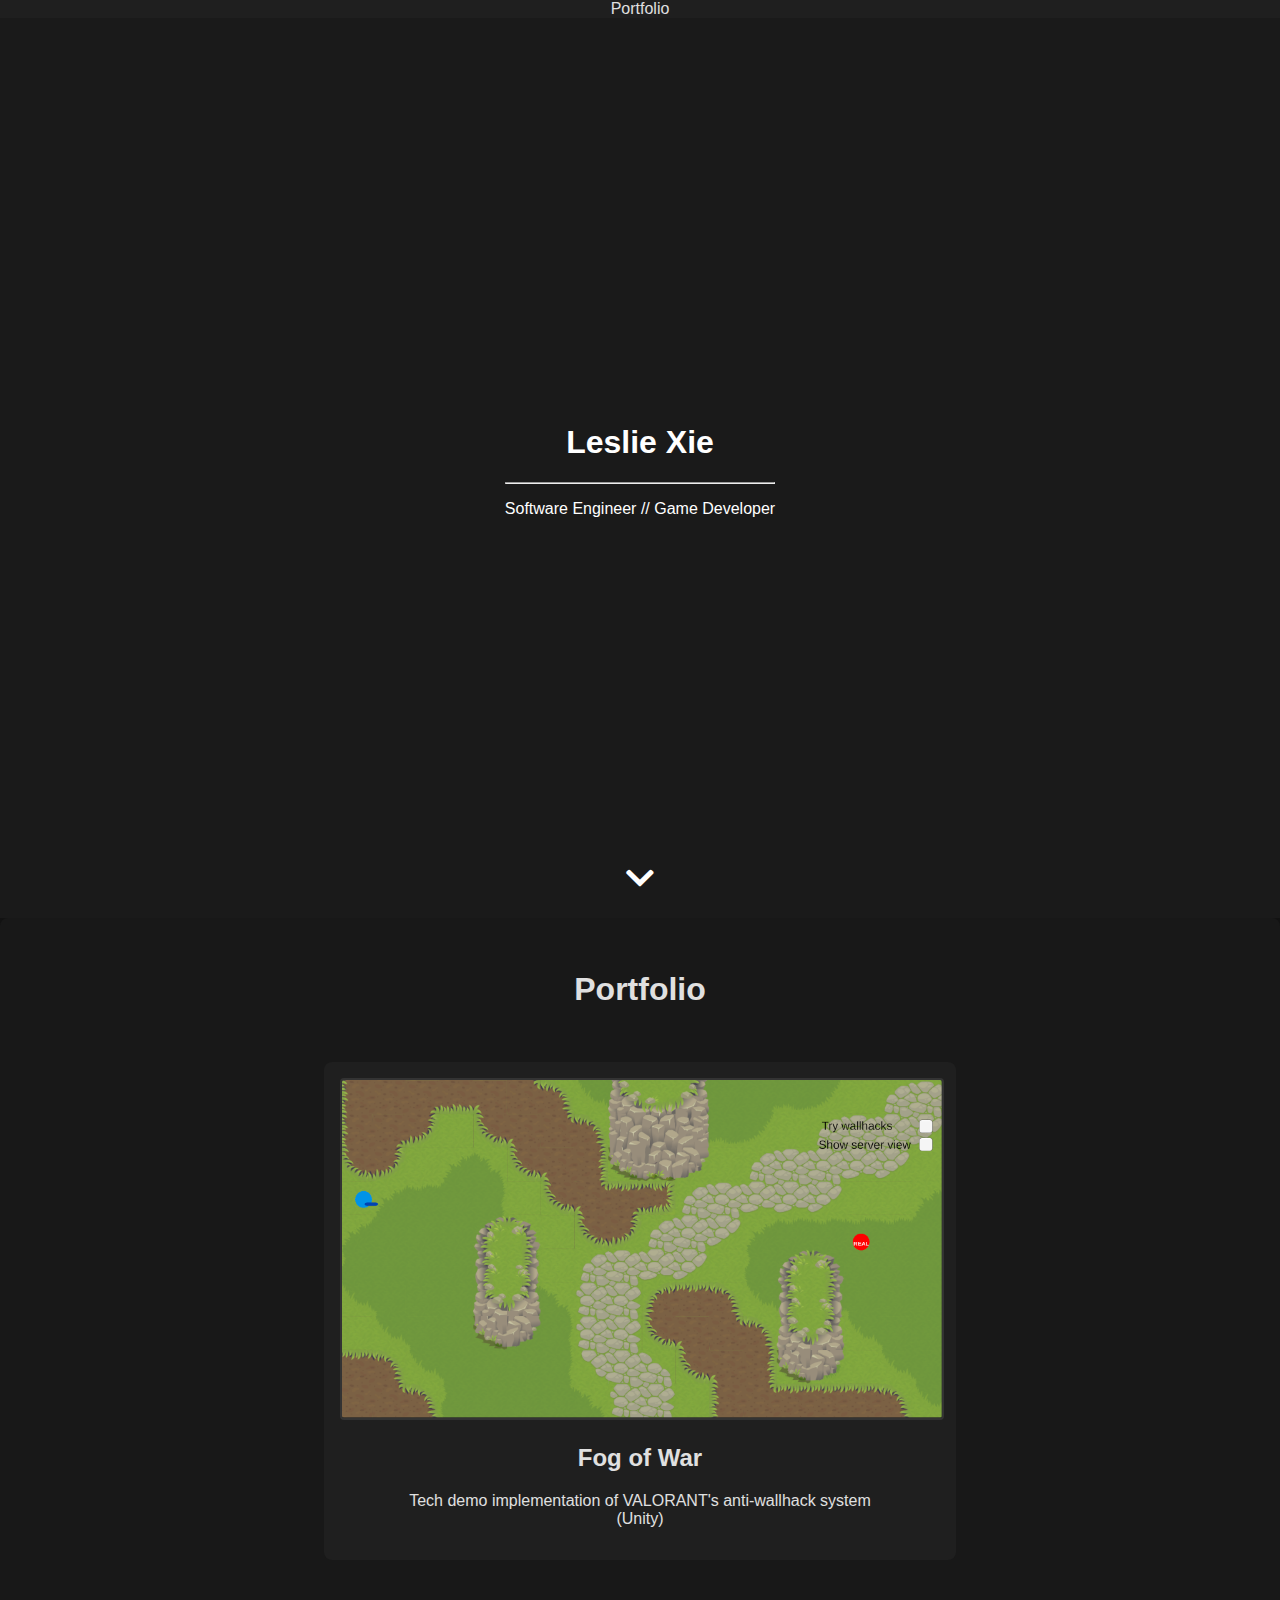
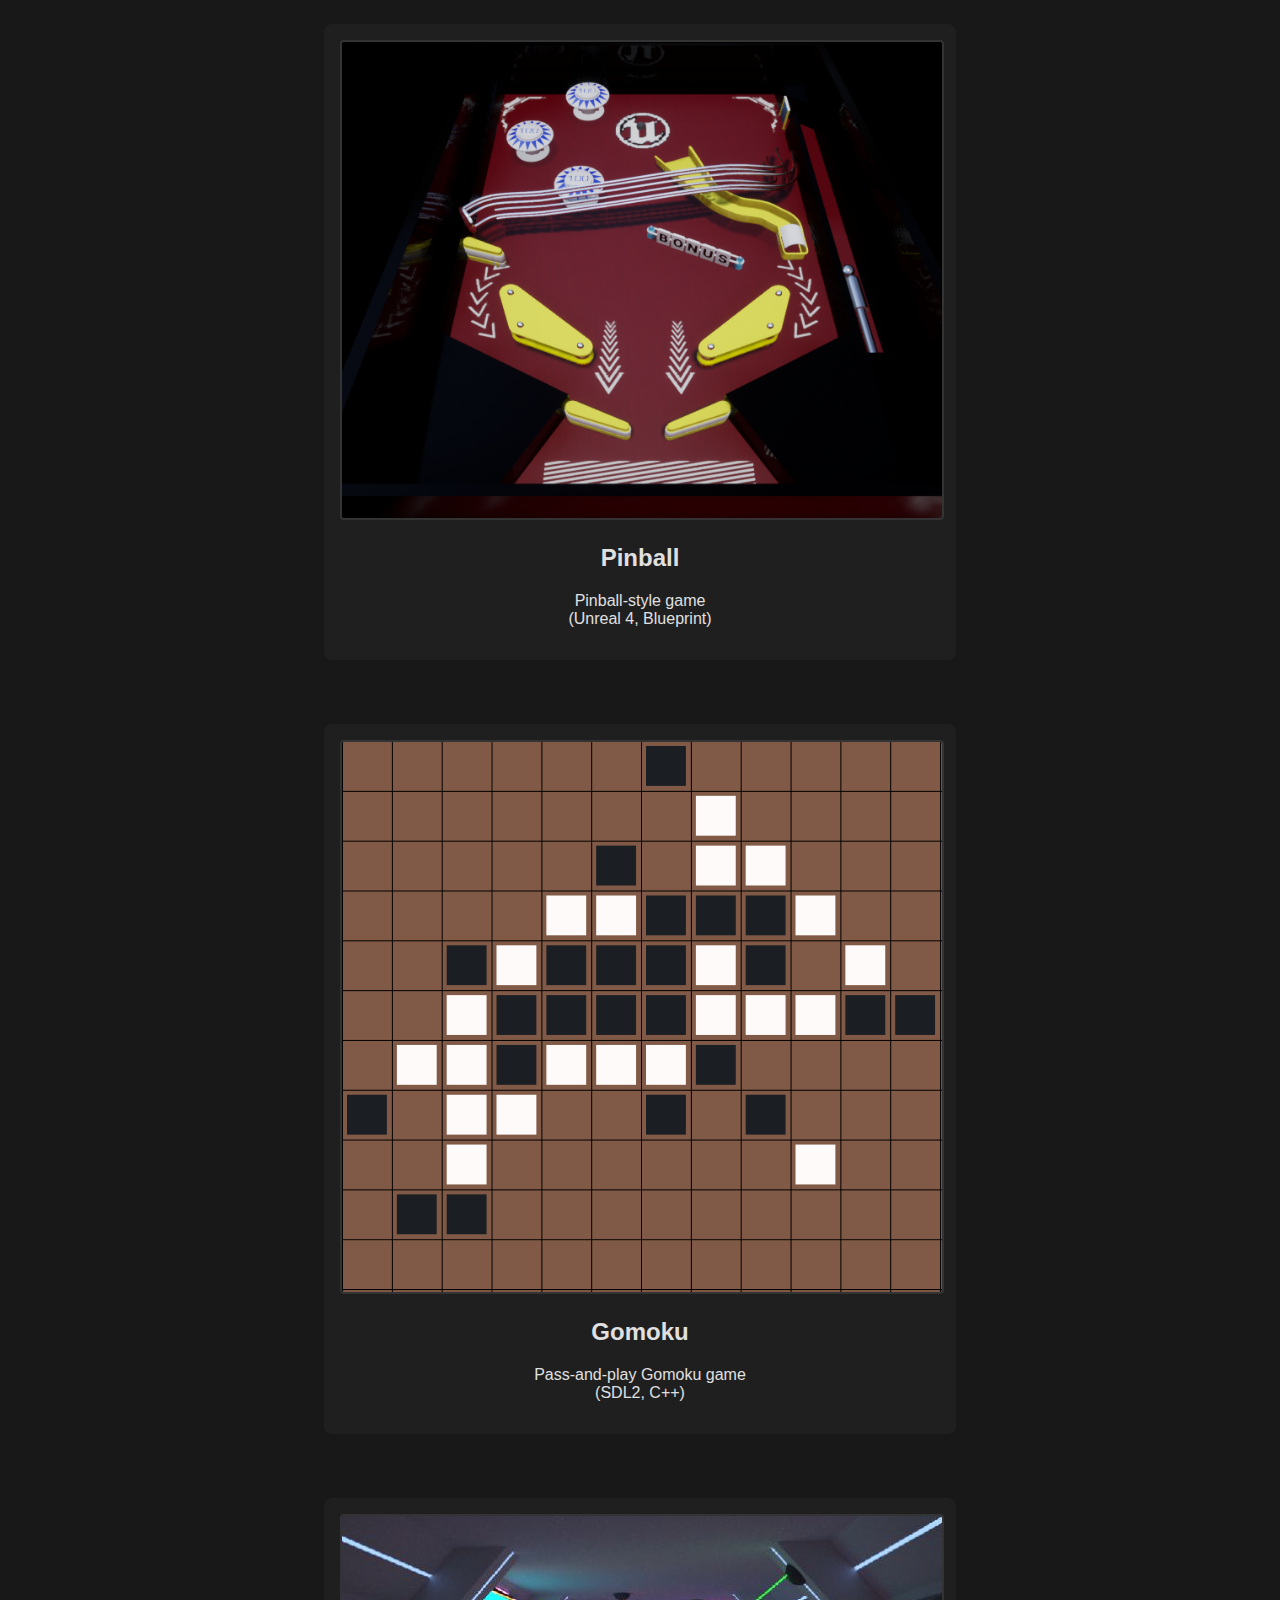
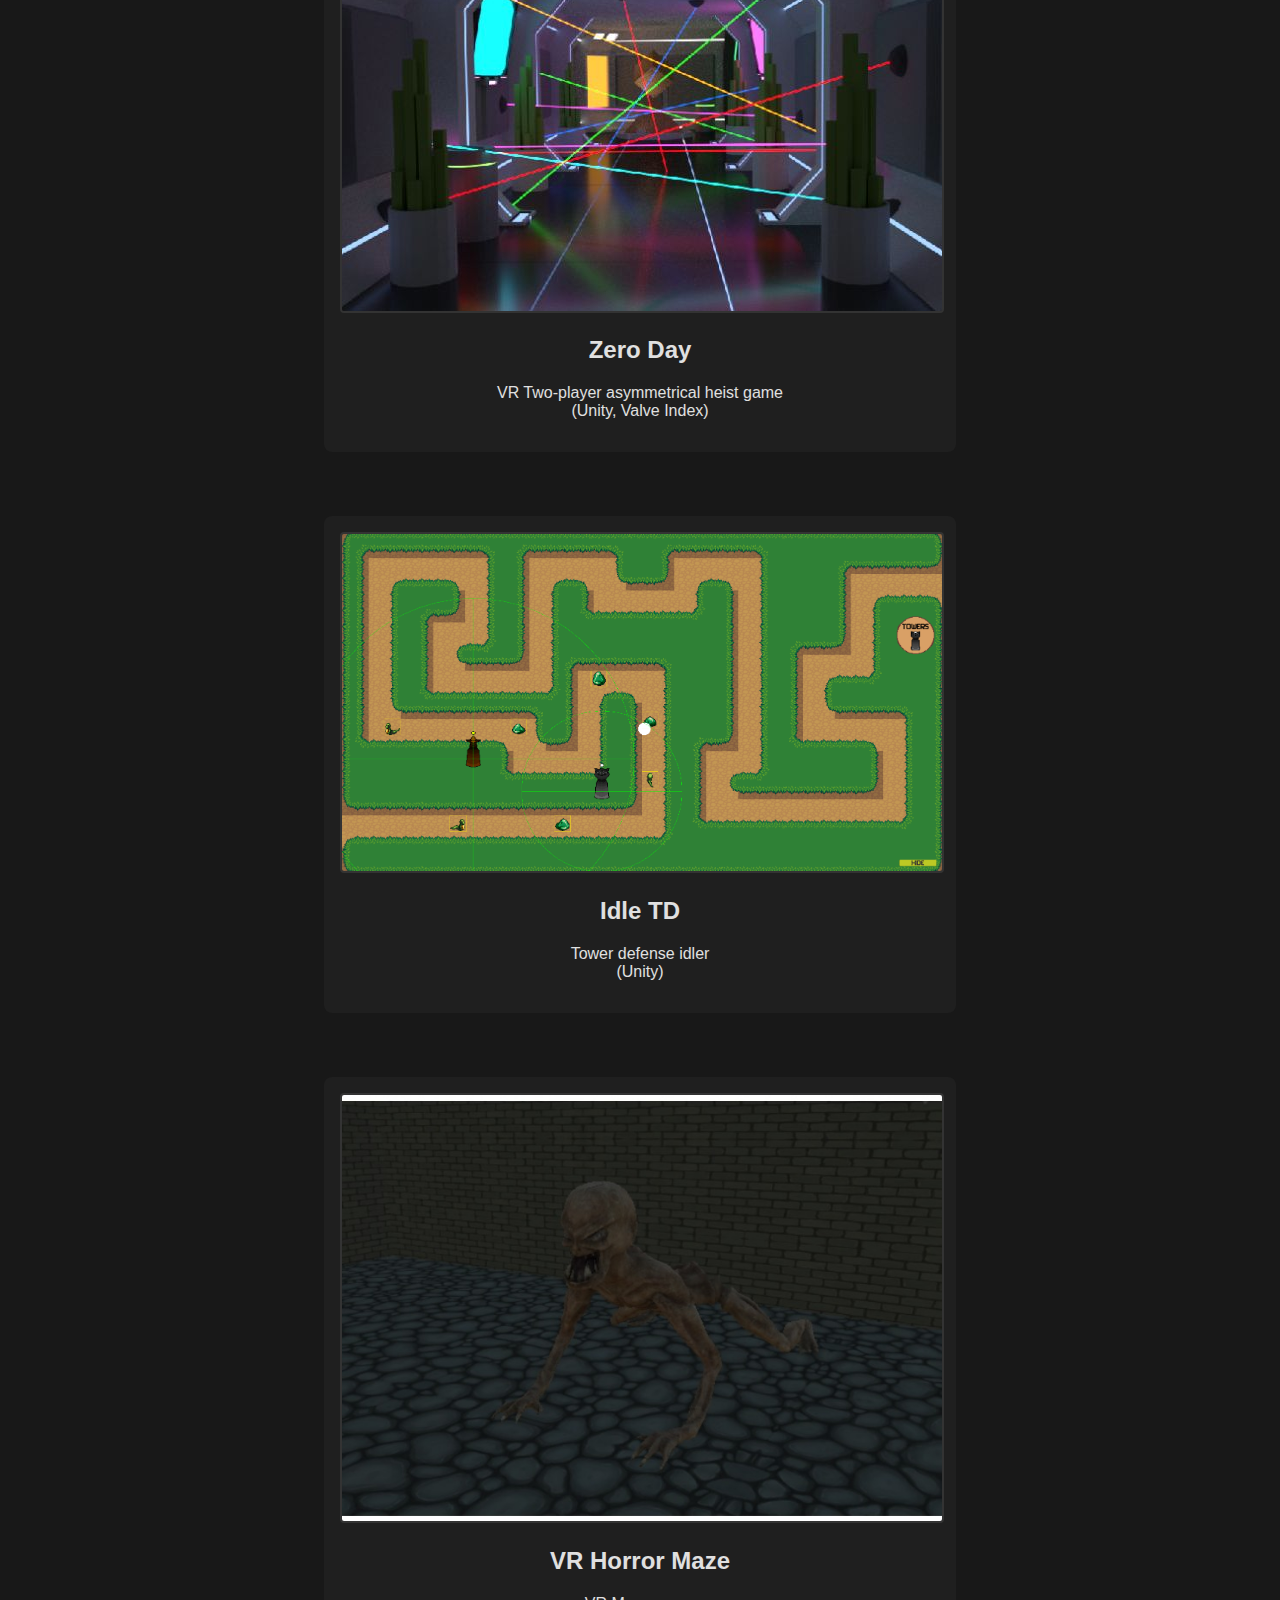
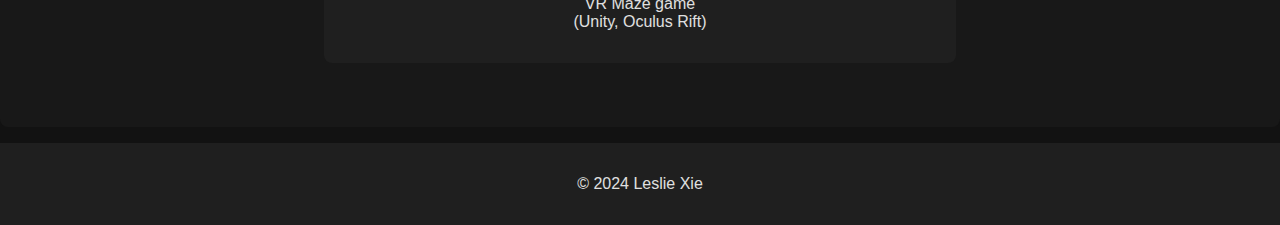
<file: index.html>
<!DOCTYPE html>
<html lang="en">
<head>
    <meta charset="UTF-8">
    <meta name="viewport" content="width=device-width, initial-scale=1.0">
    <title>Leslie Xie</title>
    <link rel="stylesheet" href="styles.css">
    <script defer src="script.js"></script>
    <link rel="stylesheet" href="https://cdnjs.cloudflare.com/ajax/libs/font-awesome/5.15.3/css/all.min.css">
</head>
<body>
    <header>
        <nav>
            <ul>
                <li><a href="#portfolio">Portfolio</a></li>
            </ul>
        </nav>
    </header>
    <header class="masthead text-center text-white d-flex">
        <div class="container my-auto">
            <div class="row">
                <div class="col-lg-10 mx-auto">
                    <h1 class="text-uppercase">
                        <strong>Leslie Xie</strong><br>
                    </h1>
                    <hr>
                </div>
                <div class="col-lg-8 mx-auto">
                    <p class="text-faded mb-5">Software Engineer // Game Developer</p>
                </div>
            </div>
            <div class="chevron">
                <i class="fas fa-chevron-down"></i>
            </div>
        </div>
    </header>
    
    <section id="portfolio">
        <h1>Portfolio</h1>
        <div class="portfolio-container">
            <a href="portfolio-items/fog-of-war.html" class="portfolio-item highlight">
                <img src="assets/images/projects/fog_of_war_preview.png" alt="Project 1">
                <h2>Fog of War</h2>
                <p>Tech demo implementation of VALORANT's anti-wallhack system <br/> (Unity)<br/> </p>
            </a>
            <a href="https://github.com/lxie27/Pinball" class="portfolio-item">
                <img src="assets/images/projects/pinball_1.png" alt="Project 5">
                <h2>Pinball</h2>
                <p>Pinball-style game <br/ >(Unreal 4, Blueprint) <br /></p>
            </a>
            <a href="https://github.com/lxie27/Gomoku" class="portfolio-item">
                <img src="assets/images/projects/sample_gameplay.png" alt="Project 4">
                <h2>Gomoku</h2>
                <p>Pass-and-play Gomoku game <br/> (SDL2, C++)<br/> </p>
            </a>
            <a href="https://github.com/lxie27/Zero-Day" class="portfolio-item">
                <img src="assets\images\projects\lasers.jpg" alt="Project 3">
                <h2>Zero Day</h2>
                <p>VR Two-player asymmetrical heist game <br/> (Unity, Valve Index)<br/> </p>
            </a>
            <a href="https://github.com/lxie27/IdleTD" class="portfolio-item">
                <img src="assets/images/projects/idletd1.png" alt="Project 2">
                <h2>Idle TD</h2>
                <p>Tower defense idler <br/> (Unity)<br/> </p>
            </a>
            <a href="https://github.com/lxie27/VR-Horror-Maze" class="portfolio-item">
                <img src="assets/images/projects/vrhorrormaze.jpg" alt="Project 6">
                <h2>VR Horror Maze</h2>
                <p>VR Maze game <br/> (Unity, Oculus Rift)<br/> </p>
            </a>
        </div>
    </section>

    <footer>
        <p>&copy; 2024 Leslie Xie</p>
    </footer>
</body>
</html>
</file>
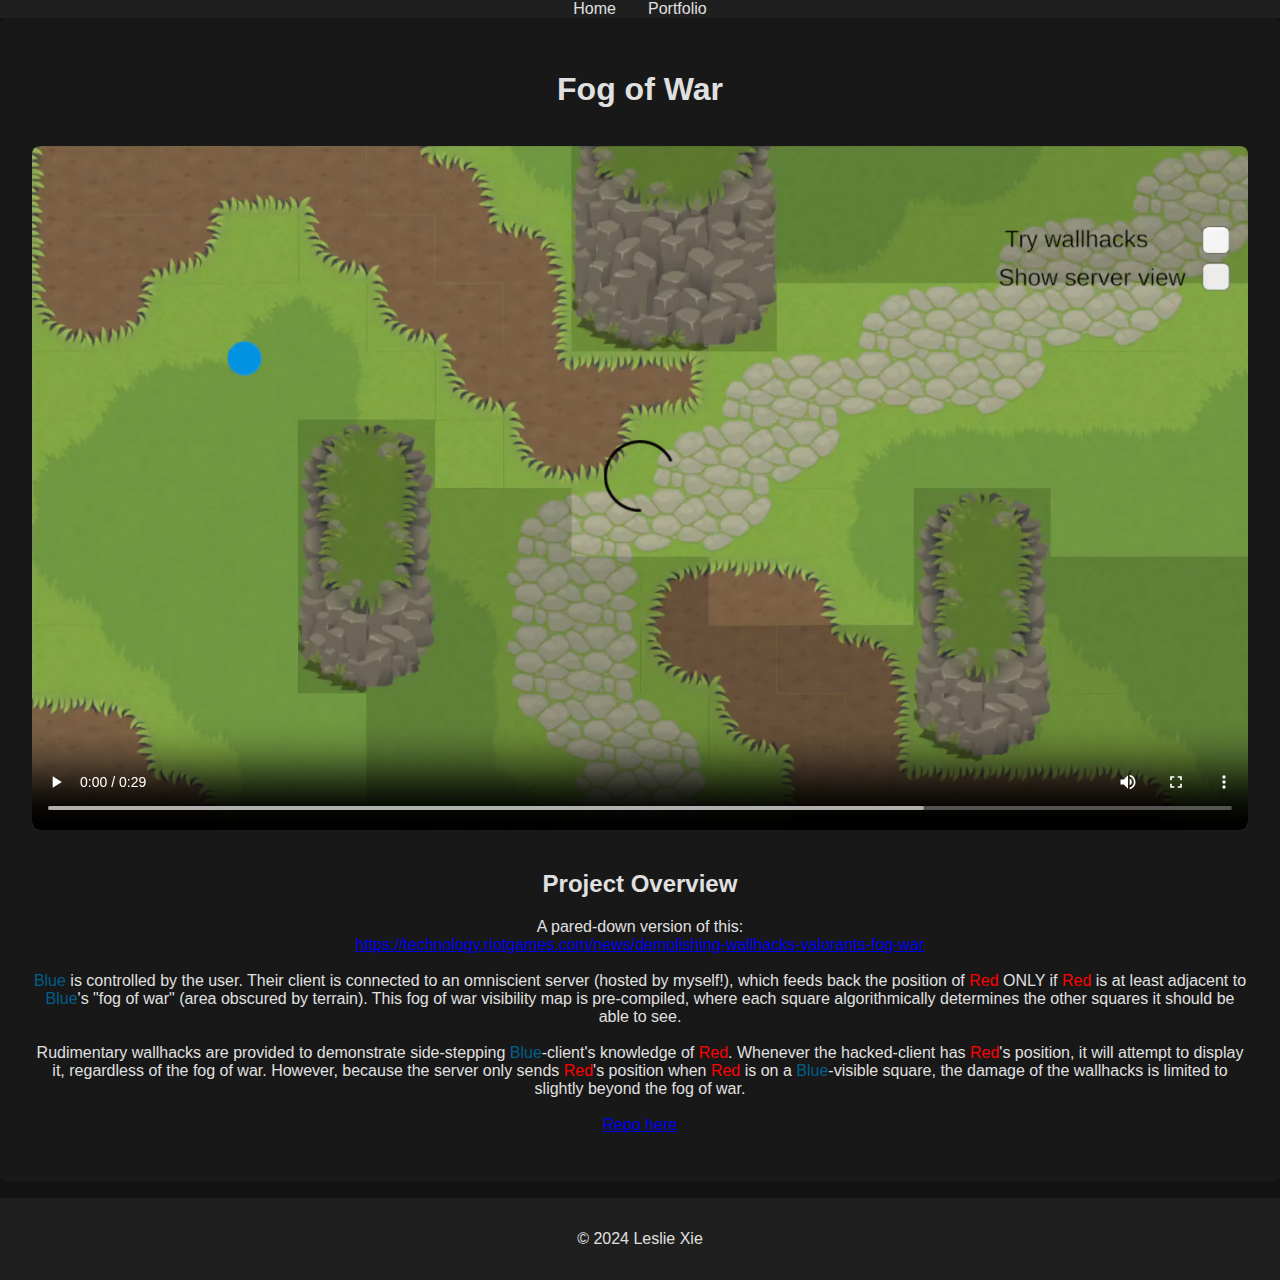
<file: portfolio-items/fog-of-war.html>
<!DOCTYPE html>
<html lang="en">
<head>
    <meta charset="UTF-8">
    <meta name="viewport" content="width=device-width, initial-scale=1.0">
    <title>Fog of War - Portfolio Item</title>
    <link rel="stylesheet" href="../styles.css">
    <link rel="stylesheet" href="https://cdnjs.cloudflare.com/ajax/libs/font-awesome/5.15.3/css/all.min.css">
</head>
<body class="fade-in">
    <header>
        <nav>
            <ul>
                <li><a href="../index.html">Home</a></li>
                <li><a href="../index.html#portfolio">Portfolio</a></li>
            </ul>
        </nav>
    </header>

    <section class="portfolio-item-details">
        <div class="container">
            <h1>Fog of War</h1>
            <div class="portfolio-item-image">
                <video controls>
                    <source src="../assets/images/projects/fog-of-war-cropped.webm" type="video/mp4">
                    Your browser does not support the video tag.
                </video>
            </div>
            <div class="portfolio-item-description">
                <h2>Project Overview</h2>
                <p>
                    A pared-down version of this: <br/> 
                    <a href="https://technology.riotgames.com/news/demolishing-wallhacks-valorants-fog-war" target="_blank">https://technology.riotgames.com/news/demolishing-wallhacks-valorants-fog-war</a> 
                    <br/><br/> 
                    <span style="color: rgb(0, 95, 139);">Blue</span> is controlled by the user. 
                    Their client is connected to an omniscient server (hosted by myself!), which feeds back the position of 
                    <span style="color: red;">Red</span> ONLY if <span style="color: red;">Red</span> is at least adjacent 
                    to <span style="color: rgb(0, 95, 139);">Blue</span>'s "fog of war" (area obscured by terrain). This fog of war visibility 
                    map is pre-compiled, where each square algorithmically determines the other squares it should be able to see.
                    <br/><br/> 
                    Rudimentary wallhacks are provided to demonstrate side-stepping <span style="color: rgb(0, 95, 139);">
                    Blue</span>-client's knowledge of <span style="color: red;">Red</span>. Whenever the hacked-client 
                    has <span style="color: red;">Red</span>'s position, it will attempt to display it, 
                    regardless of the fog of war. However, because the server only sends <span style="color: red;">Red</span>'s 
                    position when <span style="color: red;">Red</span> is on a <span style="color: rgb(0, 95, 139);">
                    Blue</span>-visible square, the damage of the wallhacks is limited to slightly beyond the fog of war.
                    <br/><br/> 
                    <a href="https://github.com/lxie27/FogOfWar">Repo here</a>
                </p>
            </div>
        </div>
    </section>

    <footer>
        <p>&copy; 2024 Leslie Xie</p>
    </footer>
</body>
</html>
</file>
<file: styles.css>
body {
    font-family: Verdana, Geneva, Tahoma, sans-serif;
    margin: 0;
    padding: 0;
    background-color: #121212; /* Dark background */
    color: #e0e0e0; /* Light text color */
    display: flex;
    flex-direction: column;
    min-height: 100vh; /* Ensure the body takes up the full viewport height */
    scroll-behavior: smooth; /* Enable smooth scrolling */
    opacity: 0; /* Start with the body hidden */
    transition: opacity 2s ease-in-out; /* Slower and smoother fade-in effect */
}

body.fade-in {
    opacity: 1; /* Fade in to full opacity */
}

.masthead {
    background-color: #1a1a1a; /* Masthead background color */
    color: #ffffff; /* Masthead text color */
    display: flex;
    align-items: center;
    justify-content: center;
    height: 100vh; /* Full viewport height */
    position: relative; /* For positioning the chevron */
}

.masthead .container {
    text-align: center;
}

.chevron {
    position: absolute;
    bottom: 20px; /* Adjust as needed */
    left: 50%;
    transform: translateX(-50%);
    font-size: 2rem;
    animation: bounce 2s infinite; /* Chevron bounce animation */
}

@keyframes bounce {
    0%, 20%, 50%, 80%, 100% {
        transform: translateX(-50%) translateY(0);
    }
    40% {
        transform: translateX(-50%) translateY(-10px);
    }
    60% {
        transform: translateX(-50%) translateY(-5px);
    }
}

nav ul {
    list-style: none;
    display: flex;
    justify-content: center;
    margin: 0;
    padding: 0;
    background-color: #1f1f1f; /* Darker nav background */
}

nav ul li {
    margin: 0 1em;
}

nav ul li a {
    color: #e0e0e0;
    text-decoration: none;
}

nav ul li a:hover {
    color: #ffffff; /* Light text on hover */
}

section {
    padding: 2em;
    text-align: center;
    background-color: #181818; /* Section background */
    margin-bottom: 1em;
    border-radius: 8px; /* Slight rounding for visual appeal */
}

.portfolio-container {
    display: flex;
    flex-wrap: wrap;
    justify-content: center;
}

.portfolio-item {
    margin: 2em;
    background-color: #1f1f1f; /* Portfolio item background */
    padding: 1em;
    border-radius: 8px; /* Rounded corners for portfolio items */
    width: 600px; /* Fixed width for portfolio items */
    transition: transform 0.3s ease, background-color 0.3s ease; /* Transition for hover effect */
    text-decoration: none; /* Remove underline from links */
    color: inherit; /* Inherit text color */
    display: block; /* Ensure the whole item is clickable */
}

.portfolio-item img {
    max-width: 100%;
    height: auto;
    border: 2px solid #333; /* Border to highlight images */
    border-radius: 4px; /* Rounded corners for images */
}

.portfolio-item:hover {
    transform: scale(1.05); /* Slightly enlarge on hover */
    background-color: #2a2a2a; /* Darken background on hover */
}

.highlight {
    animation: highlightAnimation 1.5s infinite; /* Highlight animation */
}

.highlight:hover {
    animation: highlightHoverAnimation 1.5s infinite; /* Continue animation on hover */
}

@keyframes highlightAnimation {
    0%, 100% {
        transform: translateY(0);
        background-color: #1f1f1f;
    }
    50% {
        transform: translateY(-10px);
        background-color: #2a2a2a;
    }
}

@keyframes highlightHoverAnimation {
    0%, 100% {
        transform: translateY(0) scale(1.05); /* Combine scale and translate */
        background-color: #2a2a2a;
    }
    50% {
        transform: translateY(-10px) scale(1.05); /* Combine scale and translate */
        background-color: #2a2a2a;
    }
}

form {
    display: flex;
    flex-direction: column;
    align-items: center;
    background-color: #1f1f1f; /* Form background */
    padding: 1em;
    border-radius: 8px; /* Rounded corners for form */
    max-width: 600px; /* Max width for the form */
    margin: 0 auto; /* Center the form */
}

.form-group {
    display: flex;
    flex-direction: column;
    align-items: center;
    width: 100%;
    margin-bottom: 1em;
}

form label {
    margin-bottom: 0.5em; /* Space between label and input */
    color: #e0e0e0; /* Label text color */
}

form input, form textarea, form button {
    width: 100%;
    background-color: #000000; /* Black background for text boxes */
    color: #e0e0e0; /* Light text color for text boxes */
    border: 1px solid #333; /* Border for form elements */
    border-radius: 4px; /* Rounded corners for form elements */
    padding: 0.5em;
}

form input::placeholder, form textarea::placeholder {
    color: #757575; /* Placeholder text color */
}

form textarea {
    height: 100px; /* Fixed height for the textarea */
}

form button {
    background-color: #333; /* Button background */
    cursor: pointer;
    transition: background-color 0.3s ease;
    width: auto; /* Button should not take full width */
    align-self: center; /* Center the button */
    padding: 0.5em 2em; /* Add padding to the button */
}

form button:hover {
    background-color: #444; /* Button background on hover */
}

.portfolio-item-image video {
    max-width: 100%;
    height: auto;
    border-radius: 8px; /* Rounded corners for video */
    margin: 1em 0;
}

footer {
    background-color: #1f1f1f; /* Footer background */
    color: #e0e0e0;
    text-align: center;
    padding: 1em 0;
}
</file>
